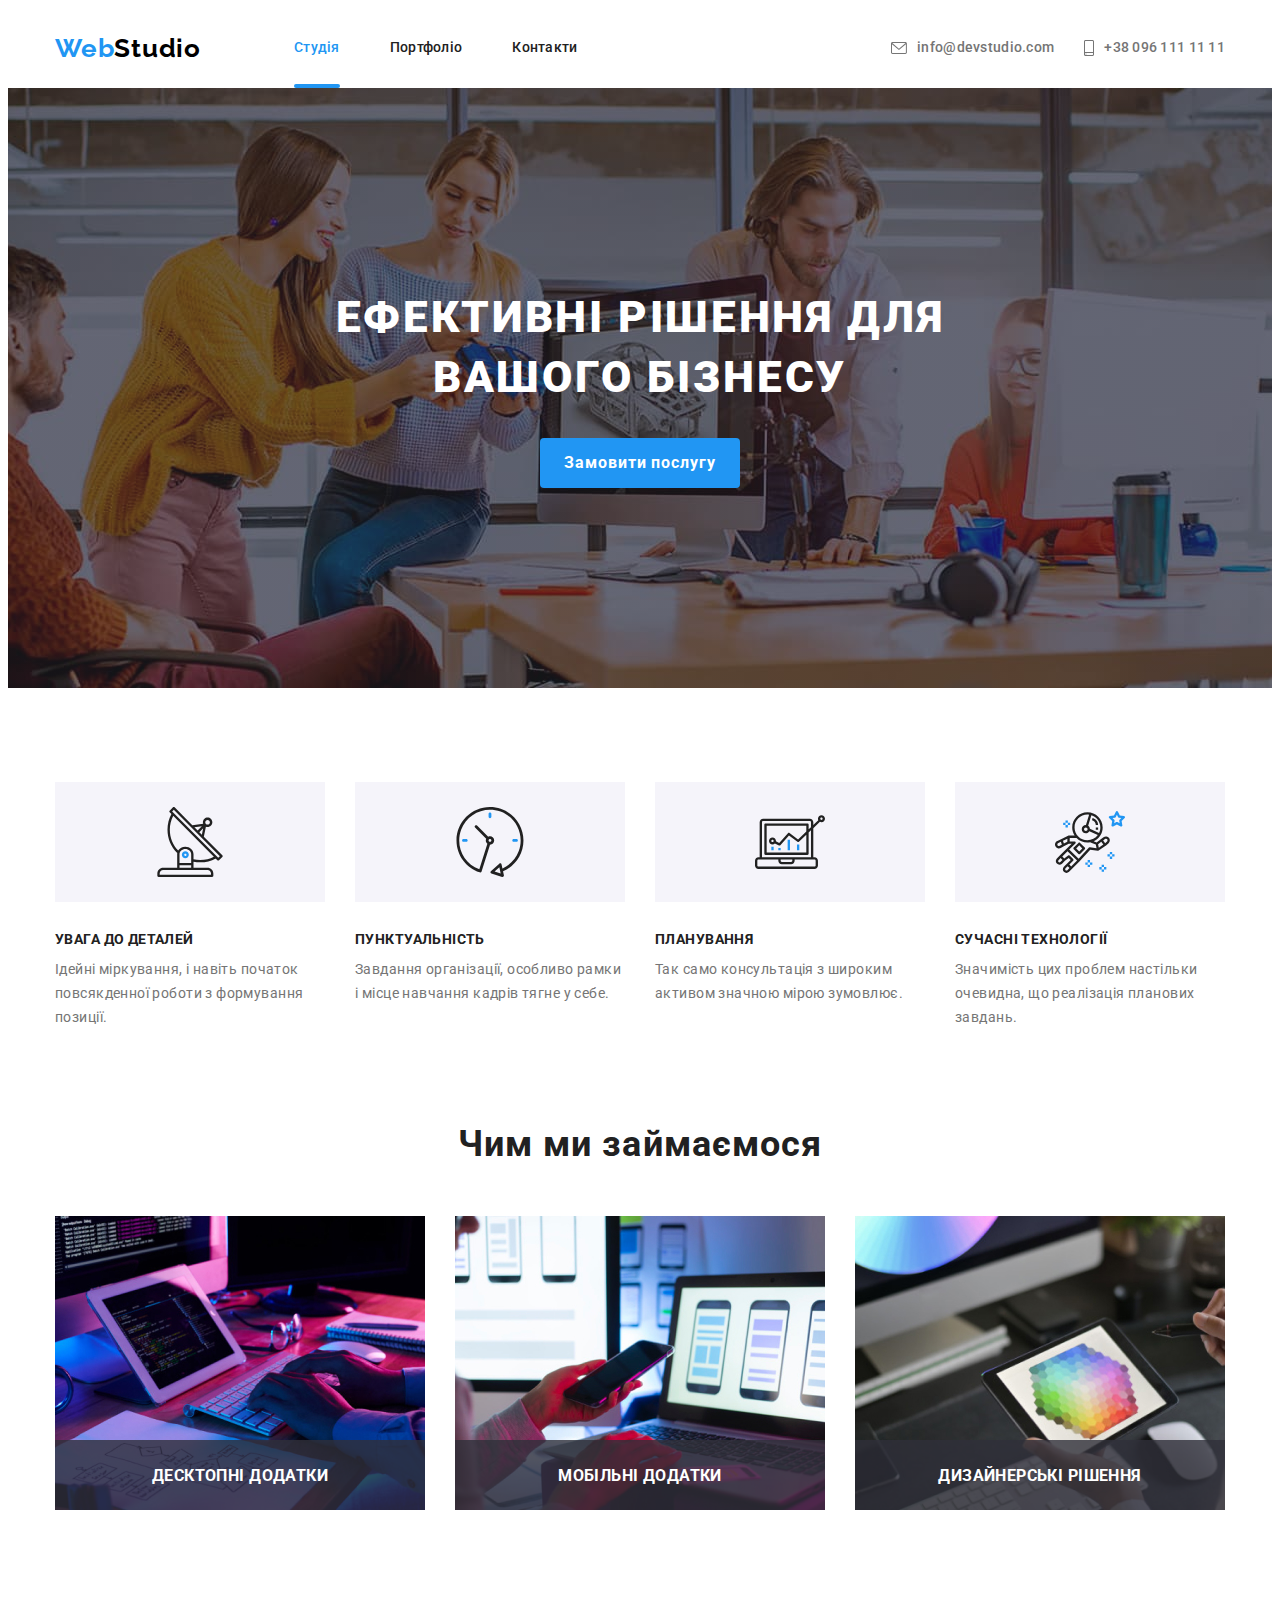
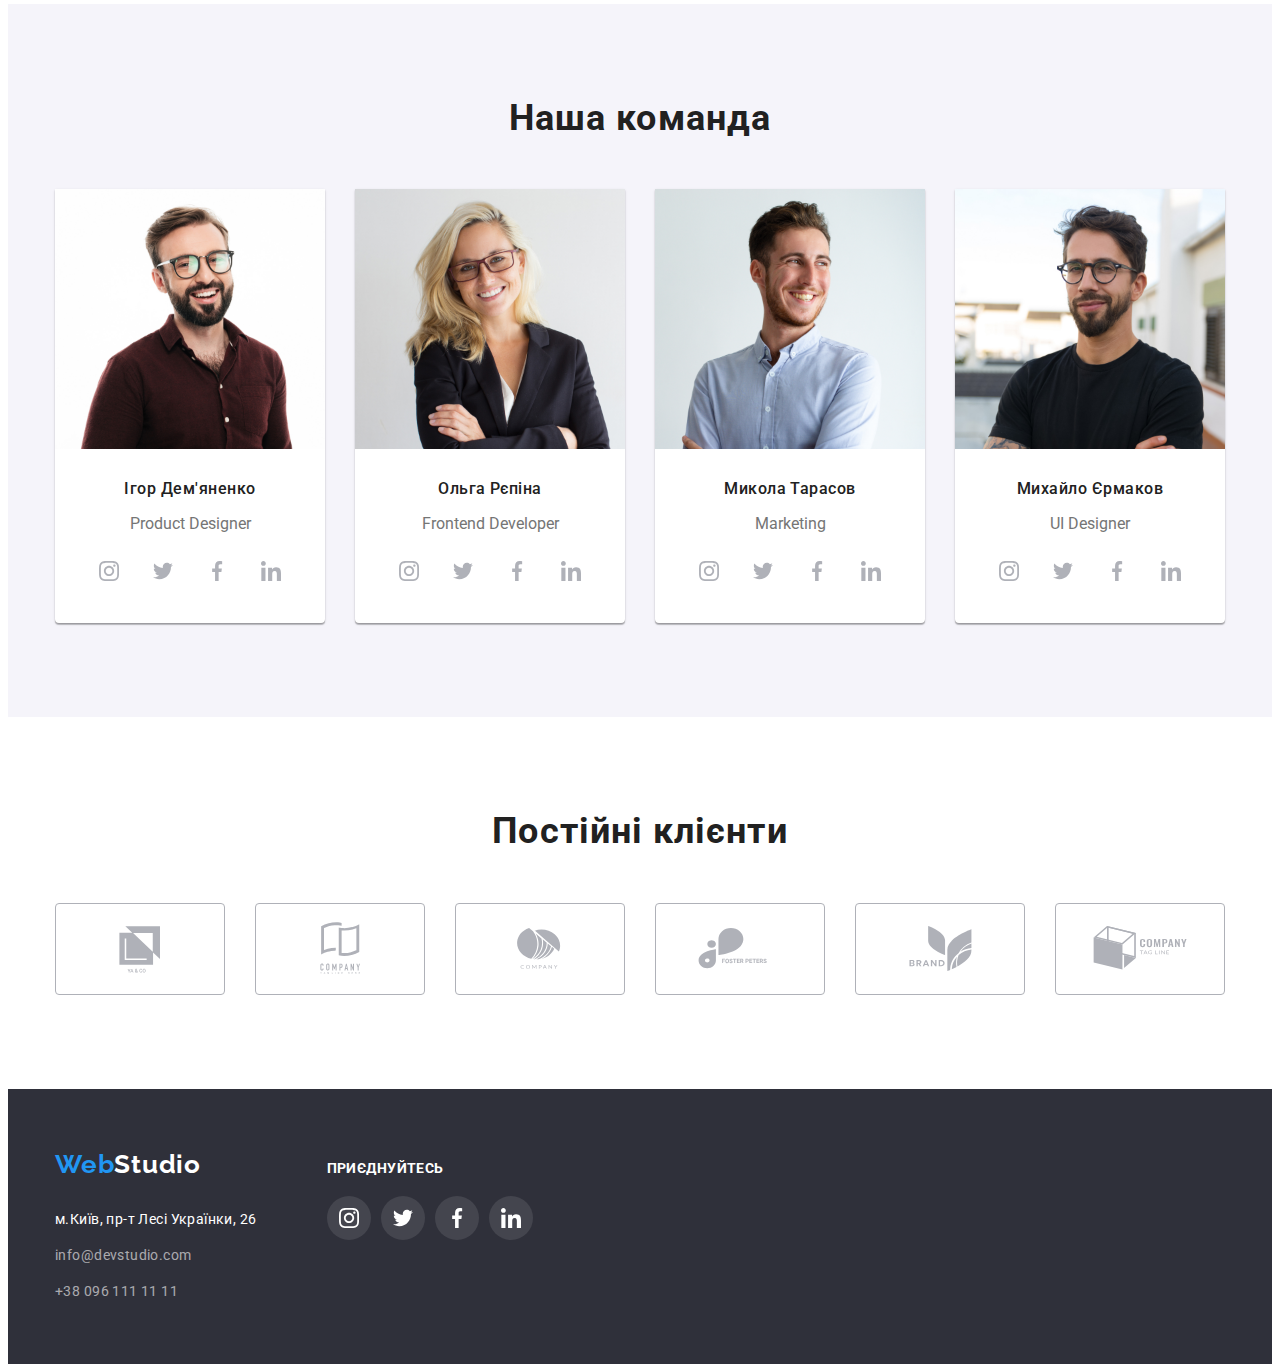
<file: index.html>
<!DOCTYPE html>
<html lang="uk">
<head>
    <meta charset="UTF-8">
    <meta http-equiv="X-UA-Compatible" content="IE=edge">
    <meta name="viewport" content="width=device-width, initial-scale=1.0">
    <title>Document</title>

    <link rel="preconnect" href="https://fonts.googleapis.com">
    <link rel="preconnect" href="https://fonts.gstatic.com" crossorigin>
    <link href="https://fonts.googleapis.com/css2?family=Raleway:wght@700&family=Roboto:wght@400;500;700;900&display=swap" rel="stylesheet">

    <link rel="stylesheet" href="https://cdnjs.cloudflare.com/ajax/libs/modern-normalize/1.1.0/modern-normalize.min.css"
        integrity="sha512-wpPYUAdjBVSE4KJnH1VR1HeZfpl1ub8YT/NKx4PuQ5NmX2tKuGu6U/JRp5y+Y8XG2tV+wKQpNHVUX03MfMFn9Q=="
        crossorigin="anonymous" referrerpolicy="no-referrer" />

    <link rel="stylesheet" href="./css/styles.css">
</head>
<body>

<!-- Шапка сайту -->

<header class="header">
    <div class="container">
        <div class="header-container">
            <nav class="header-nav">
                <a href="./index.html" class="logo"><span class="accent">Web</span>Studio</a>

                <ul class="header-menu">
                    <li class="header-menu-item">
                        <a href="./index.html" class="link current">Студія</a>
                    </li>
                    <li>
                        <a href="./portfolio.html" class="link">Портфоліо</a>
                    </li>
                    <li>
                        <a href="" class="link">Контакти</a>
                    </li>
                </ul>
            </nav>

            <ul class="address">
                <li>
                    <a href="mailto:info@devstudio.com" class="address-link">
                        <svg class="address-icon" width="16px" height="12px">
                            <use href="./images1/icons.svg#icon-envelope"></use>
                        </svg>
                        info@devstudio.com
                    </a>
                </li>
                <li>
                    <a href="tel:+380961111111" class="address-link">
                        <svg class="address-icon" width="10px" height="16px">
                            <use href="./images1/icons.svg#icon-smartphone"></use>
                        </svg>
                        +38 096 111 11 11
                    </a>
                </li>
            </ul>
        </div>
    </div>
</header>


    <main>
        <!-- Герой -->
        <section class="hero">
            <div class="container">
                <h1 class="hero-title">Ефективні рішення для <br> вашого бізнесу</h1>
                <button type="submit" class="button primary" data-modal-open>Замовити послугу</button>
            </div>
        </section>

        <!-- Знайомство -->
        <section class="section feature">
            <div class="container">
                <h2 class="visually-hidden">Знайомство з нами</h2>
                
                <ul class="feature-list">
                    <li class="feature-list-item">
                        <div class="icon-container">
                            <svg class="icon">
                                <use href="./images1/icons.svg#icon-antenna"></use>
                            </svg>
                        </div>
                        <h3 class="feature-list-title">Увага до деталей</h3>
                        <p class="feature-list-text">Ідейні міркування, і навіть початок повсякденної роботи з формування позиції.</p>
                    </li>
                
                    <li class="feature-list-item">
                        <div class="icon-container">
                            <svg class="icon">
                                <use href="./images1/icons.svg#icon-clock"></use>
                            </svg>
                        </div>
                        <h3 class="feature-list-title">Пунктуальність</h3>
                        <p class="feature-list-text">Завдання організації, особливо рамки і місце навчання кадрів тягне у себе.</p>
                    </li>
                
                    <li class="feature-list-item">
                        <div class="icon-container">
                            <svg class="icon">
                                <use href="./images1/icons.svg#icon-diagram"></use>
                            </svg>
                        </div>
                        <h3 class="feature-list-title">Планування</h3>
                        <p class="feature-list-text">Так само консультація з широким активом значною мірою зумовлює.</p>
                    </li>
                
                    <li class="feature-list-item">
                        <div class="icon-container">
                            <svg class="icon">
                                <use href="./images1/icons.svg#icon-astronaut"></use>
                            </svg>
                        </div>
                        <h3 class="feature-list-title">Сучасні технології</h3>
                        <p class="feature-list-text">Значимість цих проблем настільки очевидна, що реалізація планових завдань.</p>
                    </li>
                </ul>
            </div>
        </section>

        <!-- Наша діяльність -->
        <section class="section">
           <div class="container">
            <h2 class="section-title">Чим ми займаємося</h2>
            
            <ul class="image-container">
                <li class="image-activity">
                    <img src="./images1/box1.jpg" alt="Діяльність1" width="370">
                    <div class="activity-information">
                        <h3 class="activity-information-title">Десктопні додатки</h3>
                    </div>
                </li>
                <li class="image-activity">
                    <img src="./images1/box2.jpg" alt="Діяльність2" width="370">
                    <div class="activity-information">
                        <h3 class="activity-information-title">Мобільні додатки</h3>
                    </div>
                </li>
                <li class="image-activity">
                    <img src="./images1/box3.jpg" alt="Діяльність3" width="370">
                    <div class="activity-information">
                        <h3 class="activity-information-title">Дизайнерські рішення</h3>
                    </div>
                </li>
            </ul>
           </div>
        </section>
        

        <!-- Команда -->
        <section class="section team">
            <div class="container">
                <h2 class="section-title">Наша команда</h2>
                
                <ul class="team-list">
                    <li class="list-worker">
                        <img class="team-list-img" src="./images1/woker1.jpg" alt="Працівник1" width="270" height="260">
                        <div class="team-list-element">
                            <h3 class="team-list-title">Ігор Дем'яненко</h3>
                            <p class="team-list-text">Product Designer</p>
                        </div>

                        <ul class="list-worker-link">
                            <li>
                                <a href="" class="team-icon-link" aria-label="Instagram">
                                    <svg class="team-icon">
                                        <use href="./images1/icons.svg#icon-instagram"></use>
                                    </svg>
                                </a>
                            </li>
                            <li>
                                <a href=""  class="team-icon-link" aria-label="Twitter">
                                    <svg class="team-icon">
                                        <use href="./images1/icons.svg#icon-twitter"></use>
                                    </svg>
                                </a>
                            </li>
                            <li>
                                <a href=""  class="team-icon-link" aria-label="Facebook">
                                    <svg class="team-icon">
                                        <use href="./images1/icons.svg#icon-facebook"></use>
                                    </svg>
                                </a>
                            </li>
                            <li>
                                <a href="" class="team-icon-link" aria-label="LinkedIn">
                                    <svg class="team-icon">
                                        <use href="./images1/icons.svg#icon-linkedin"></use>
                                    </svg>
                                </a>
                            </li>
                        </ul>
                    </li>
                
                    <li class="list-worker">
                        <img class="team-list-img" src="./images1/woker2.jpg" alt="Працівник2" width="270" height="260">
                        <div class="team-list-element">
                            <h3 class="team-list-title">Ольга Рєпіна</h3>
                            <p class="team-list-text">Frontend Developer</p>
                        </div>

                        <ul class="list-worker-link">
                            <li>
                                <a href="" class="team-icon-link" aria-label="Instagram">
                                    <svg class="team-icon">
                                        <use href="./images1/icons.svg#icon-instagram"></use>
                                    </svg>
                                </a>
                            </li>
                            <li>
                                <a href="" class="team-icon-link" aria-label="Twitter">
                                    <svg class="team-icon">
                                        <use href="./images1/icons.svg#icon-twitter"></use>
                                    </svg>
                                </a>
                            </li>
                            <li>
                                <a href="" class="team-icon-link" aria-label="Facebook">
                                    <svg class="team-icon">
                                        <use href="./images1/icons.svg#icon-facebook"></use>
                                    </svg>
                                </a>
                            </li>
                            <li>
                                <a href="" class="team-icon-link" aria-label="LinkedIn">
                                    <svg class="team-icon">
                                        <use href="./images1/icons.svg#icon-linkedin"></use>
                                    </svg>
                                </a>
                            </li>
                        </ul>
                    </li>
                
                    <li class="list-worker">
                        <img class="team-list-img" src="./images1/woker3.jpg" alt="Працівник3" width="270" height="260">
                        <div class="team-list-element">
                            <h3 class="team-list-title">Микола Тарасов</h3>
                            <p class="team-list-text">Marketing</p>
                        </div>

                        <ul class="list-worker-link">
                            <li>
                                <a href="" class="team-icon-link" aria-label="Instagram">
                                    <svg class="team-icon">
                                        <use href="./images1/icons.svg#icon-instagram"></use>
                                    </svg>
                                </a>
                            </li>
                            <li>
                                <a href="" class="team-icon-link" aria-label="Twitter">
                                    <svg class="team-icon">
                                        <use href="./images1/icons.svg#icon-twitter"></use>
                                    </svg>
                                </a>
                            </li>
                            <li>
                                <a href="" class="team-icon-link" aria-label="Facebook">
                                    <svg class="team-icon">
                                        <use href="./images1/icons.svg#icon-facebook"></use>
                                    </svg>
                                </a>
                            </li>
                            <li>
                                <a href="" class="team-icon-link" aria-label="LinkedIn">
                                    <svg class="team-icon">
                                        <use href="./images1/icons.svg#icon-linkedin"></use>
                                    </svg>
                                </a>
                            </li>
                        </ul>
                    </li>
                
                    <li class="list-worker">
                        <img class="team-list-img" src="./images1/woker4.jpg" alt="Працівник4" width="270" height="260">
                        <div class="team-list-element">
                            <h3 class="team-list-title">Михайло Єрмаков</h3>
                            <p class="team-list-text">UI Designer</p>
                        </div>

                        <ul class="list-worker-link">
                            <li>
                                <a href="" class="team-icon-link" aria-label="Instagram">
                                    <svg class="team-icon">
                                        <use href="./images1/icons.svg#icon-instagram"></use>
                                    </svg>
                                </a>
                            </li>
                            <li>
                                <a href="" class="team-icon-link" aria-label="Twitter">
                                    <svg class="team-icon">
                                        <use href="./images1/icons.svg#icon-twitter"></use>
                                    </svg>
                                </a>
                            </li>
                            <li>
                                <a href="" class="team-icon-link" aria-label="Facebook">
                                    <svg class="team-icon">
                                        <use href="./images1/icons.svg#icon-facebook"></use>
                                    </svg>
                                </a>
                            </li>
                            <li>
                                <a href="" class="team-icon-link" aria-label="LinkedIn">
                                    <svg class="team-icon">
                                        <use href="./images1/icons.svg#icon-linkedin"></use>
                                    </svg>
                                </a>
                            </li>
                        </ul>
                    </li>
                </ul>
            </div>
        </section>

        <!-- Постійні клієнти -->
        <section class="section">
            <div class="container">
                <h2 class="section-title">Постійні клієнти</h2>

                <ul class="clients-list">
                    <li>
                        <a href="" class="client-link" aria-label="ya and co">
                            <svg class="company-icon">
                                <use href="./images1/icons.svg#icon-client1" ></use>
                            </svg>
                        </a>
                    </li>
                    <li>
                        <a href="" class="client-link" aria-label="Company Tagline Here">
                            <svg class="company-icon">
                                <use href="./images1/icons.svg#icon-client2"></use>
                            </svg>
                        </a>
                    </li>
                    <li>
                        <a href="" class="client-link" aria-label="Company">
                            <svg class="company-icon">
                                <use href="./images1/icons.svg#icon-client3"></use>
                            </svg>
                        </a>
                    </li>
                    <li>
                        <a href="" class="client-link" aria-label="Foster Peters">
                            <svg class="company-icon">
                                <use href="./images1/icons.svg#icon-client4"></use>
                            </svg>
                        </a>
                    </li>
                    <li>
                        <a href="" class="client-link" aria-label="Brand">
                            <svg class="company-icon">
                                <use href="./images1/icons.svg#icon-client5"></use>
                            </svg>
                        </a>
                    </li>
                    <li>
                        <a href="" class="client-link" aria-label="Company Tag Line">
                            <svg class="company-icon">
                                <use href="./images1/icons.svg#icon-client6"></use>
                            </svg>
                        </a>
                    </li>
                </ul>
            </div>
        </section>

    </main>

    <!-- Футер -->
    <footer class="footer">
        <div class="container">

            <div class="footer-container">
                <div class="address-logo-container">
                    <div class="logo-container">
                        <a href="./index.html" class="logo-footer"><span class="accent">Web</span>Studio</a>
                    </div>
                    
                    <address>
                        <ul class="address-container">
                            <li class="address-element">
                                <a href="https://goo.gl/maps/CPtrU1FHBa2aNyZL9" target="_blank" rel="noopener noreferrer nofollow"
                                    class="link address">
                                    м.Київ, пр-т Лесі Українки, 26
                                </a>
                            </li>
                            <li class="address-element">
                                <a href="mailto:info@devstudio.com" class="link">info@devstudio.com</a>
                            </li>
                            <li class="address-element">
                                <a href="tel:+380961111111" class="link">+38 096 111 11 11</a>
                            </li>
                        </ul>
                    </address>
                </div>
                
                <div class="socialmedia-container">
                    <h3 class="socialmedia-title">Приєднуйтесь</h3>
                
                    <ul class="socialmedia-link-list">
                        <li>
                            <a href="" class="footer-icon-link" aria-label="Instagram">
                                <svg class="footer-icon">
                                    <use href="./images1/icons.svg#icon-instagram"></use>
                                </svg>
                            </a>
                        </li>
                        <li>
                            <a href="" class="footer-icon-link" aria-label="Twitter">
                                <svg class="footer-icon">
                                    <use href="./images1/icons.svg#icon-twitter"></use>
                                </svg>
                            </a>
                        </li>
                        <li>
                            <a href="" class="footer-icon-link" aria-label="Facebook">
                                <svg class="footer-icon">
                                    <use href="./images1/icons.svg#icon-facebook"></use>
                                </svg>
                            </a>
                        </li>
                        <li>
                            <a href="" class="footer-icon-link" aria-label="LinkedIn">
                                <svg class="footer-icon">
                                    <use href="./images1/icons.svg#icon-linkedin"></use>
                                </svg>
                            </a>
                        </li>
                    </ul>
                </div>

            </div>
            
        </div>
    </footer>


<div class="backdrop is-hidden" data-modal>
    <div class="modal">
        <button type="button" class="modal-button" data-modal-close>
            <svg class="modal-button-svg">
                <use href="./images1/icons.svg#icon-close"></use>
            </svg>
        </button>
    </div>
</div>

    <script src="./js/modal.js"></script>
</body>
</html>
</file>
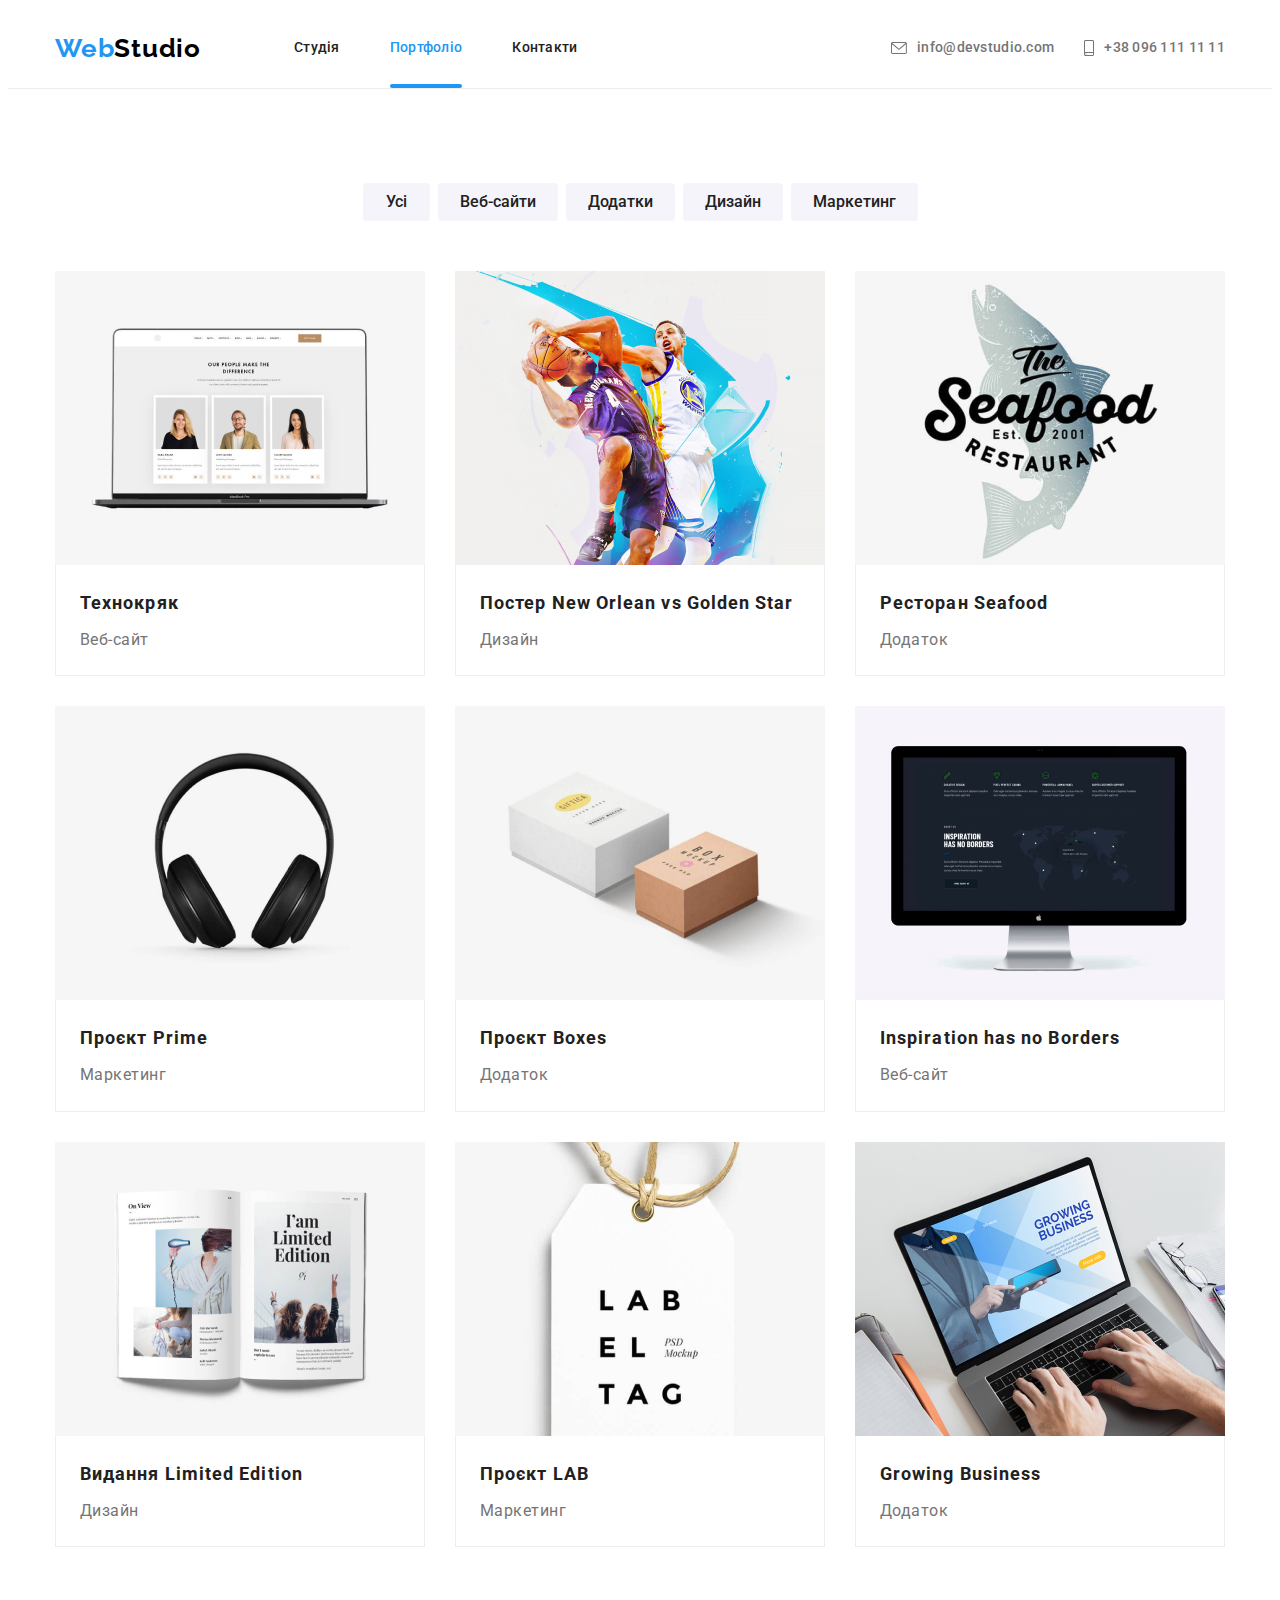
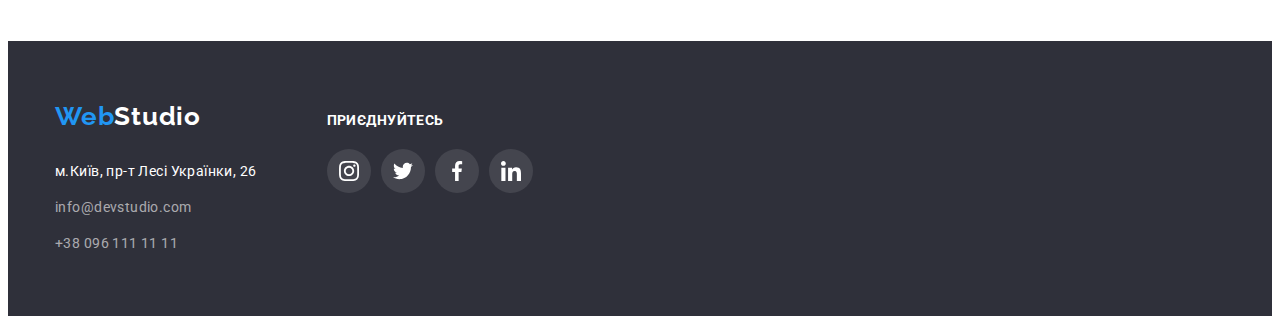
<file: portfolio.html>
<!DOCTYPE html>
<html lang="uk">
<head>
    <meta charset="UTF-8">
    <meta http-equiv="X-UA-Compatible" content="IE=edge">
    <meta name="viewport" content="width=device-width, initial-scale=1.0">
    <title>Document</title>

    <link rel="preconnect" href="https://fonts.googleapis.com">
    <link rel="preconnect" href="https://fonts.gstatic.com" crossorigin>
    <link href="https://fonts.googleapis.com/css2?family=Raleway:wght@700&family=Roboto:wght@400;500;700;900&display=swap" rel="stylesheet">

    <link rel="stylesheet" href="https://cdnjs.cloudflare.com/ajax/libs/modern-normalize/1.1.0/modern-normalize.min.css"
        integrity="sha512-wpPYUAdjBVSE4KJnH1VR1HeZfpl1ub8YT/NKx4PuQ5NmX2tKuGu6U/JRp5y+Y8XG2tV+wKQpNHVUX03MfMFn9Q=="
        crossorigin="anonymous" referrerpolicy="no-referrer" />

    <link rel="stylesheet" href="./css/styles.css">
</head>
<body>
   
    <!-- Шапка сайту -->
<header class="header portfolio">
        <div class="container">
            <div class="header-container">
                <nav class="header-nav">
                    <a href="./index.html" class="logo"><span class="accent">Web</span>Studio</a>
        
                    <ul class="header-menu">
                        <li>
                            <a href="./index.html" class="link ">Студія</a>
                        </li>
                        <li>
                            <a href="./portfolio.html" class="link current">Портфоліо</a>
                        </li>
                        <li>
                            <a href="" class="link">Контакти</a>
                        </li>
                    </ul>
                </nav>
        
                <ul class="address">
                    <li>
                        <a href="mailto:info@devstudio.com" class="address-link">
                            <svg class="address-icon" width="16px" height="12px">
                                <use href="./images1/icons.svg#icon-envelope"></use>
                            </svg>
                            info@devstudio.com
                        </a>
                    </li>
                    <li>
                        <a href="tel:+380961111111" class="address-link">
                            <svg class="address-icon" width="10px" height="16px">
                                <use href="./images1/icons.svg#icon-smartphone"></use>
                            </svg>
                            +38 096 111 11 11
                        </a>
                    </li>
                </ul>
            </div>
        </div>
</header>

    <main>

        <!-- Фільтр робіт -->
        <section class="section">
            <div class="container">
                <h1 class="visually-hidden">Фільтр робіт</h1>
                
                <ul class="button-list">
                    <li class="button-list-item">
                        <button type="button" class="button secondary">Усі</button>
                    </li>
                    <li class="button-list-item">
                        <button type="button" class="button secondary">Веб-сайти</button>
                    </li>
                    <li class="button-list-item">
                        <button type="button" class="button secondary">Додатки</button>
                    </li>
                    <li class="button-list-item">
                        <button type="button" class="button secondary">Дизайн</button>
                    </li>
                    <li class="button-list-item">
                        <button type="button" class="button secondary">Маркетинг</button>
                    </li>
                </ul>


                <ul class="gallery-list">
                    <li class="gallery-list-item">
                        <a href="" class="gallery-link">
                            <div class="gallery-image">
                                <img src="./images1/portfolio1.jpg" alt="Веб-сайт Технокряк" width="370">
                                <div class="gallery-image-overlay">
                                    <p class="overlay-text">
                                        Ресурс пропонує комплексні пропозиції з різним рівнем функціоналу та сервісів. Все це дозволить відвідувачу отримати
                                        вичерпні відомості про компанію чи приватну особу.
                                    </p>
                                </div>
                            </div>
                            <div class="gallery-element" >
                                <h3 class="title">Технокряк</h3>
                                <p class="text">Веб-сайт</p>
                            </div>
                        </a>
                    </li>
                    <li class="gallery-list-item">
                        <a href="" class="gallery-link">
                            <div class="gallery-image">
                                <img src="./images1/portfolio2.jpg" alt="Дизайн постера Новий Орлеан проти Золотих зірок" width="370">
                                <div class="gallery-image-overlay">
                                    <p class="overlay-text">
                                        Ресурс пропонує комплексні пропозиції з різним рівнем функціоналу та сервісів. Все це дозволить відвідувачу
                                        отримати
                                        вичерпні відомості про компанію чи приватну особу.
                                    </p>
                                </div>
                            </div>
                           
                            <div class="gallery-element">
                                <h3 class="title">Постер New Orlean vs Golden Star</h3>
                                <p class="text">Дизайн</p>
                            </div>
                        </a>
                    </li>
                    <li class="gallery-list-item">
                        <a href="" class="gallery-link">
                            <div class="gallery-image">
                                <img src="./images1/portfolio3.jpg" alt="Додаток ресторан морської їжі" width="370">
                                <div class="gallery-image-overlay">
                                    <p class="overlay-text">
                                        Ресурс пропонує комплексні пропозиції з різним рівнем функціоналу та сервісів. Все це дозволить відвідувачу
                                        отримати
                                        вичерпні відомості про компанію чи приватну особу.
                                    </p>
                                </div>
                            </div>
                            <div class="gallery-element">
                                <h3 class="title">Ресторан Seafood</h3>
                                <p class="text">Додаток</p>
                            </div>
                        </a>
                    </li>
                    <li class="gallery-list-item">
                        <a href="" class="gallery-link">
                            <div class="gallery-image">
                                <img src="./images1/portfolio4.jpg" alt="Маркетинговий проєкт" width="370">
                                <div class="gallery-image-overlay">
                                    <p class="overlay-text">
                                        Ресурс пропонує комплексні пропозиції з різним рівнем функціоналу та сервісів. Все це дозволить відвідувачу
                                        отримати
                                        вичерпні відомості про компанію чи приватну особу.
                                    </p>
                                </div>
                            </div>
                            <div class="gallery-element">
                                <h3 class="title">Проєкт Prime</h3>
                                <p class="text">Маркетинг</p>
                            </div>
                        </a>
                    </li>
                    <li class="gallery-list-item">
                        <a href="" class="gallery-link">
                            <div class="gallery-image">
                                <img src="./images1/portfolio5.jpg" alt="Додаток проєкту Бокси" width="370">
                                <div class="gallery-image-overlay">
                                    <p class="overlay-text">
                                        Ресурс пропонує комплексні пропозиції з різним рівнем функціоналу та сервісів. Все це дозволить відвідувачу
                                        отримати
                                        вичерпні відомості про компанію чи приватну особу.
                                    </p>
                                </div>
                            </div>
                            <div class="gallery-element">
                                <h3 class="title">Проєкт Boxes</h3>
                                <p class="text">Додаток</p>
                            </div>
                        </a>
                    </li>
                    <li class="gallery-list-item">
                        <a href="" class="gallery-link">
                            <div class="gallery-image">
                                <img src="./images1/portfolio6.jpg" alt="Веб-сайт Натхнення не має кордонів" width="370">
                                <div class="gallery-image-overlay">
                                    <p class="overlay-text">
                                        Ресурс пропонує комплексні пропозиції з різним рівнем функціоналу та сервісів. Все це дозволить відвідувачу
                                        отримати
                                        вичерпні відомості про компанію чи приватну особу.
                                    </p>
                                </div>
                            </div>
                            <div class="gallery-element">
                                <h3 class="title">Inspiration has no Borders</h3>
                                <p class="text">Веб-сайт</p>
                            </div>
                        </a>
                    </li>
                    <li class="gallery-list-item">
                        <a href="" class="gallery-link">
                            <div class="gallery-image">
                                <img src="./images1/portfolio7.jpg" alt="Дизайн Обмеженого видання" width="370">
                                <div class="gallery-image-overlay">
                                    <p class="overlay-text">
                                        Ресурс пропонує комплексні пропозиції з різним рівнем функціоналу та сервісів. Все це дозволить відвідувачу
                                        отримати
                                        вичерпні відомості про компанію чи приватну особу.
                                    </p>
                                </div>
                            </div>
                            <div class="gallery-element">
                                <h3 class="title">Видання Limited Edition</h3>
                                <p class="text">Дизайн</p>
                            </div>
                        </a>
                    </li>
                    <li class="gallery-list-item">
                        <a href="" class="gallery-link">
                            <div class="gallery-image">
                                <img src="./images1/portfolio8.jpg" alt="Маркетинговий проєкт 2" width="370">
                                <div class="gallery-image-overlay">
                                    <p class="overlay-text">
                                        Ресурс пропонує комплексні пропозиції з різним рівнем функціоналу та сервісів. Все це дозволить відвідувачу
                                        отримати
                                        вичерпні відомості про компанію чи приватну особу.
                                    </p>
                                </div>
                            </div>
                            <div class="gallery-element">
                                <h3 class="title">Проєкт LAB</h3>
                                <p class="text">Маркетинг</p>
                            </div>
                        </a>
                    </li>
                    <li class="gallery-list-item">
                        <a href="" class="gallery-link">
                            <div class="gallery-image">
                                <img src="./images1/portfolio9.jpg" alt="Додаток Зростаючий бізнес" width="370">
                                <div class="gallery-image-overlay">
                                    <p class="overlay-text">
                                        Ресурс пропонує комплексні пропозиції з різним рівнем функціоналу та сервісів. Все це дозволить відвідувачу
                                        отримати
                                        вичерпні відомості про компанію чи приватну особу.
                                    </p>
                                </div>
                            </div>
                            <div class="gallery-element">
                                <h3 class="title">Growing Business</h3>
                                <p class="text">Додаток</p>
                            </div>
                        </a>
                    </li>
                </ul>
  
            </div>
        </section>
    </main>

    <!-- Футер -->
    <footer class="footer">
        <div class="container">
    
            <div class="footer-container">
                <div class="address-logo-container">
                    <div class="logo-container">
                        <a href="./index.html" class="logo-footer"><span class="accent">Web</span>Studio</a>
                    </div>
    
                    <address>
                        <ul class="address-container">
                            <li class="address-element">
                                <a href="https://goo.gl/maps/CPtrU1FHBa2aNyZL9" target="_blank"
                                    rel="noopener noreferrer nofollow" class="link address">
                                    м.Київ, пр-т Лесі Українки, 26
                                </a>
                            </li>
                            <li class="address-element">
                                <a href="mailto:info@devstudio.com" class="link">info@devstudio.com</a>
                            </li>
                            <li class="address-element">
                                <a href="tel:+380961111111" class="link">+38 096 111 11 11</a>
                            </li>
                        </ul>
                    </address>
                </div>
    
                <div class="socialmedia-container">
                    <h3 class="socialmedia-title">Приєднуйтесь</h3>
    
                    <ul class="socialmedia-link-list">
                        <li>
                            <a href="" class="footer-icon-link" aria-label="Instagram">
                                <svg class="footer-icon">
                                    <use href="./images1/icons.svg#icon-instagram"></use>
                                </svg>
                            </a>
                        </li>
                        <li>
                            <a href="" class="footer-icon-link" aria-label="Twitter">
                                <svg class="footer-icon">
                                    <use href="./images1/icons.svg#icon-twitter"></use>
                                </svg>
                            </a>
                        </li>
                        <li>
                            <a href="" class="footer-icon-link" aria-label="Facebook">
                                <svg class="footer-icon">
                                    <use href="./images1/icons.svg#icon-facebook"></use>
                                </svg>
                            </a>
                        </li>
                        <li>
                            <a href="" class="footer-icon-link" aria-label="LinkedIn">
                                <svg class="footer-icon">
                                    <use href="./images1/icons.svg#icon-linkedin"></use>
                                </svg>
                            </a>
                        </li>
                    </ul>
                </div>
    
            </div>
    
        </div>
    </footer>

</body>
</html>
</file>
<file: css/styles.css>
*,
*::before,
*::after {
    box-sizing: border-box;
}

:root {
--main-background-color: #FFFFFF;
--background-hero-footer-color: #2F303A;

--title-text-color: #212121;
--primary-text-color:#757575;
--accent-text-color: #2196F3;
--footer-mail-tel-color: rgba(255, 255, 255, 0.6);

--logo-black-color: #000000;
--white-color: #FFFFFF;

--team-button-icon-color: #F5F4FA;
--svg-color:#AFB1B8;
--footer-icon-link-background: rgba(255, 255, 255, 0.1);

--image-text-background: rgba(47, 48, 58, 0.8);
--gallery-image-overlay: rgba(33, 150, 243, 0.9);
}


body {
    background-color: var(--main-background-color);
    color: var(--primary-text-color);

    font-family: 'Roboto', sans-serif;
}

ul {
    margin: 0;
    padding: 0;
    list-style: none;
}

h1,
h2,
h3,
p {
    margin-top: 0;
}

img {
    display: block;
    max-width: 100%;
    height: auto;
}

a {
    text-decoration: none;
    color: inherit;
}

/* Hide h */
.visually-hidden {
    position: absolute;
    white-space: nowrap;
    width: 1px;
    height: 1px;
    overflow: hidden;
    border: 0;
    padding: 0;
    clip: rect(0 0 0 0);
    clip-path: inset(50%);
    margin: -1px;
}




/* Container */
.container {
    width: 1200px;
    margin: 0 auto;
    padding-left: 15px;
    padding-right: 15px;
}


/* Logo */
.logo {
    margin-right: 93px;

    color: var(--logo-black-color);
    font-family: Raleway;
    font-weight: 700;
    font-size: 26px;
    line-height: 1.19;
    letter-spacing: 0.03em;
    text-decoration: none;
}

.logo .accent {
    color: var(--accent-text-color);
}




/* Header */
.header {
    background-color: var(--white-color);
}

.header-container {
    display: flex;
    justify-content: space-between;
    align-items: center;
}

.header.portfolio {
    border-bottom: 1px solid #ECECEC;
}

/* Site nav */
.header-nav {
    display: flex;
    justify-content: space-between;
    align-items: center;
}

.header-menu {
    display: flex;
    gap: 50px;
}

.header-nav .logo {
    padding-top: 24px;
    padding-bottom: 24px;
}

.header-menu .link {
    display: block;
    position: relative;

    transition: color 250ms cubic-bezier(0.4, 0, 0.2, 1);

    padding-top: 32px;
    padding-bottom: 32px;

    color: var(--title-text-color);
    font-weight: 500;
    font-size: 14px;
    line-height: 1.14;
    letter-spacing: 0.02em;
    text-decoration: none;
}

.header-menu .link:hover,
.header-menu .link:focus {
    color: var(--accent-text-color);
}

.header-menu .link.current {
    color: var(--accent-text-color);
}

.link.current::after {
    content: '';
    position: absolute;

    bottom: 0;
    left: 0;

    width: 100%;
    height: 4px;
    background-color: var(--accent-text-color);
    border-radius: 2px;
}




/* Address in header */
.address {
    display: flex;
    gap: 30px;
}

.address-link {
    display: flex;
    align-items: center;

    transition: color 250ms cubic-bezier(0.4, 0, 0.2, 1);

    padding-top: 32px;
    padding-bottom: 32px;

    color: var(--primary-text-color);
    font-weight: 500;
    font-size: 14px;
    line-height: 1.14;
    letter-spacing: 0.02em;
    text-decoration: none;
}

.address-icon {
    margin-right: 10px;
    fill: currentColor;
}


.address-link:hover,
.address-link:focus {
    color: var(--accent-text-color);
}





/* Hero */
.hero {
    padding-top: 200px;
    padding-bottom: 200px;

    max-width: 1600px;
    height: 600px;
    margin: auto;

    background-image: linear-gradient(to right, 
    rgba(47, 48, 58, 0.4),
    rgba(47, 48, 58, 0.4)
    ),
    url(../images1/hero.jpg);
    background-position: center;
    background-size: cover;
    background-color: var(--background-hero-footer-color);
    text-align: center;
}



.hero-title {
    margin-bottom: 30px;
    max-width: 1600px;

    color: var(--white-color);
    font-weight: 900;
    font-size: 44px;
    line-height: 1.36;
    letter-spacing: 0.06em;
    text-transform: uppercase;
}


/* Section */
.section {
    margin-top: 0;
    padding-bottom: 94px;
    padding-top: 94px;
}

.section-title {
    margin-bottom: 50px;

    color: var(--title-text-color);

    font-size: 36px;
    line-height: 1.16;
    letter-spacing: 0.03em;
    text-align: center;
}

.section.feature {
    padding-bottom: 0;
}

.section.team {
    background-color: var(--team-button-icon-color);
}





/* Feature-list */
.feature-list {
    display: flex;
    gap: 30px;
}

.feature-list-item {
    flex-direction: row;
    max-width: 270px;
}

.icon-container {
    display: flex;
    align-items: center;
    justify-content: center;

    width: 270px;
    height: 120px;

    background-color: var(--team-button-icon-color);
}

.icon { 
    width: 70px;
    height: 70px;
}

.feature-list-title {
    margin-top: 30px;
    margin-bottom: 10px;

    color: var(--title-text-color);
    font-size: 14px;
    line-height: 1.14;
    letter-spacing: 0.03em;
    text-transform: uppercase;
}

.feature-list-text {
    margin-bottom: 0;

    font-size: 14px;
    line-height: 1.71;
    letter-spacing: 0.03em;
}




/* Image container */
.image-container {
    display: flex;
    justify-content: space-between;
}

.image-activity {
    position: relative;
    gap: 30px;
}

.activity-information {
    position: absolute;
    bottom: 0;
    margin: 0;

    width: 370px;
    height: 70px;

    color: var(--white-color);
    background-color: var(--image-text-background);
    font-weight: 700;
    font-size: 14px;
    line-height: 1.14;
    text-align: center;
    letter-spacing: 0.03em;
    text-transform: uppercase;
}   

.activity-information-title {
    margin-top: 27px;
    margin-bottom: 27px;
}



/* Team-list */
.team-list {
    display: flex;
    justify-content: center;
    gap: 30px;
}

.list-worker {
    background-color: #FFFFFF;
    box-shadow: 0px 1px 3px rgba(0, 0, 0, 0.12), 0px 1px 1px rgba(0, 0, 0, 0.14), 0px 2px 1px rgba(0, 0, 0, 0.2);
    border-radius: 0px 0px 4px 4px;
}

.team-list-element {
    margin-top: 30px;
}

.list-worker-link {
    display: flex;
    gap: 10px;

    margin: 16px 32px 30px 32px;
}

.team-icon-link {
    display: flex;
    align-items: center;
    justify-content: center;

    transition: background-color 250ms cubic-bezier(0.4, 0, 0.2, 1);

    width: 44px;
    height: 44px;
    
    border-radius: 50%;
    background-color: var(--white-color);
}

.team-icon {
    transition: fill 250ms cubic-bezier(0.4, 0, 0.2, 1);

    width: 20px;
    height: 20px;
    fill: var(--svg-color);
}

.team-icon-link:hover,
.team-icon-link:focus {
    background-color: var(--accent-text-color);
}

.team-icon-link:hover .team-icon,
.team-icon-link:focus .team-icon {
    fill: var(--white-color);
}

.team-list-img {
    margin: 0;
    object-fit: cover;
}

.team-list-title {
    color: var(--title-text-color);
    font-weight: 500;
    font-size: 16px;
    line-height: 1.19;
    letter-spacing: 0.03em;
    text-align: center;
}

.team-list-text {
    text-align: center;
    margin-bottom: 0;
}







/* Clients list */

.clients-list {
    display: flex;
    gap: 30px;
}

.client-link {
    display: flex;
    align-items: center;
    justify-content: center;

    transition: fill 250ms cubic-bezier(0.4, 0, 0.2, 1);

    width: 170px;
    height: 92px;

    border: 1px solid var(--svg-color);
    border-radius: 4px;
    fill: var(--svg-color);
}

.client-link:hover,
.client-link:focus {
    fill: var(--accent-text-color);
    border: 1px solid var(--accent-text-color);
}




/* Filtr button */
.button-list {
    display: flex;
    justify-content: center;
    align-items: center;
    gap: 8px;

    margin-bottom: 50px;
}



/* Gallery list */
.gallery-list {
    display: flex;
    flex-wrap: wrap;
    gap: 30px;
}

.gallery-list-item {
    transition: box-shadow 250ms cubic-bezier(0.4, 0, 0.2, 1);

    flex-basis: calc((100% - 60px) / 3); 
}

.gallery-list-item:hover,
.gallery-list-item:focus {
    box-shadow: 0px 1px 1px rgba(0, 0, 0, 0.12),
    0px 4px 4px rgba(0, 0, 0, 0.06),
    1px 4px 6px rgba(0, 0, 0, 0.16);
}

.gallery-element {
    padding: 20px 24px 20px 24px;

    border-left: 1px solid #EEEEEE;
    border-right: 1px solid #EEEEEE;
    border-bottom: 1px solid #EEEEEE;
}



.gallery-image {
    position: relative;
    overflow: hidden;
}

.gallery-image-overlay {
    position: absolute;
    top: 0;
    left: 0;

    transform: translateY(100%);
    transition: transform 250ms cubic-bezier(0.4, 0, 0.2, 1);

    width: 100%;
    height: 100%;

    background-color: var(--gallery-image-overlay);
}

.gallery-link:hover .gallery-image-overlay,
.gallery-link:focus .gallery-image-overlay {
    transform: translateY(0);
}



.overlay-text {
    margin: 63px 24px;

    font-weight: 400;
    font-size: 18px;
    line-height: 1.5;
    letter-spacing: 0.03em;
    color: var(--white-color);
}




.title {
    margin-bottom: 4px;

    color: var(--title-text-color);
    font-size: 18px;
    line-height: 2;
    letter-spacing: 0.06em;
}

.gallery-link {
    text-decoration: none;
}

.text {
    margin-bottom: 0;

    color: var(--primary-text-color);
    font-size: 16px;
    line-height: 1.9;
    letter-spacing: 0.03em;
}





/* All buttons */
.button {
    border-radius: 4px;

    transition-property: color, background-color, box-shadow;
    transition-duration: 250ms;
    transition-timing-function: cubic-bezier(0.4, 0, 0.2, 1);

    color: var(--title-text-color);
    background-color: var(--team-button-icon-color);
    cursor: pointer;
    text-align: center;
    border: transparent;
}

.button.primary {
    min-width: 200px;
    padding: 10px 24px;

    color: var(--white-color);
    background-color: var(--accent-text-color);

    font-family: inherit;
    font-weight: 700;
    font-size: 16px;
    line-height: 1.90;
    letter-spacing: 0.06em;
}

.button.secondary {
    min-width: 67px;
    padding: 6px 22px;

    font-family: inherit;
    font-weight: 500;
    font-size: 16px;
    line-height: 26px;
}

.button:hover,
.button:focus {
    color: var(--white-color);
    background-color: var(--accent-text-color);
    box-shadow: 0px 3px 1px rgba(0, 0, 0, 0.1), 0px 1px 2px rgba(0, 0, 0, 0.08), 0px 2px 2px rgba(0, 0, 0, 0.12);
}





/* Footer */

.footer {
    padding-top: 60px;
    padding-bottom: 60px;

    background-color: var(--background-hero-footer-color);
}

.footer-container {
    display: flex;
}

.address-logo-container {
    display: flex;
    flex-direction: column;

    margin-right: 70px;
}

.logo-container {
    display: flex;

    margin-bottom: 28px;
}

.address-container {
    display: flex;
    flex-direction: column;
}

.address-element {
    margin-bottom: 12px;
}

.address-element:last-child {
    margin-bottom: 0px;
}

.socialmedia-title {
    margin-bottom: 20px;

    color: var(--white-color);
    text-transform: uppercase;
    font-size: 14px;
    line-height: 1.1;
    letter-spacing: 0.03em;
}

.socialmedia-container {
    margin-top: 12px;
}

.socialmedia-link-list {
    display: flex;
    gap: 10px;
}

.footer-icon-link {
    display: flex;
    align-items: center;
    justify-content: center;

    transition: background-color 250ms cubic-bezier(0.4, 0, 0.2, 1);

    width: 44px;
    height: 44px;

    border-radius: 50%;
    background: var(--footer-icon-link-background);
}

.footer-icon-link:hover,
.footer-icon-link:focus {
    background-color: var(--accent-text-color);
}

.footer-icon {
    width: 20px;
    height: 20px;

    fill: var(--white-color);

}

.logo-footer {
    color: var(--white-color);
    font-family: Raleway;
    font-weight: 700;
    font-size: 26px;
    line-height: 1.19;
    letter-spacing: 0.03em;
    text-decoration: none;
}

.logo-footer .accent {
    color: var(--accent-text-color);
}

.footer .link {
    transition-property: color 250ms cubic-bezier(0.4, 0, 0.2, 1);

    color: var(--footer-mail-tel-color);

    font-style: normal;
    font-size: 14px;
    line-height: 1.71;
    letter-spacing: 0.03em;
    text-decoration: none;
}

.link.address {
    color: var(--white-color);
}

.footer .link:hover,
.footer .link:focus {
    color: var(--accent-text-color);
}




/* Modal window */

.backdrop {
    position: fixed;
    top: 0;
    left: 0;

    width: 100%;
    height: 100%;

    background-color: var(--image-text-background);

    opacity: 1;
    transition: opacity 250ms cubic-bezier(0.4, 0, 0.2, 1);
}

.backdrop.is-hidden {
    opacity: 0;
    pointer-events: none;
}

.modal {
    position: absolute;
    top: 50%;
    left: 50%;

    width: 528px;
    height: 581px;

    background-color: var(--white-color);
    box-shadow: 0px 1px 3px rgba(0, 0, 0, 0.12), 0px 1px 1px rgba(0, 0, 0, 0.14), 0px 2px 1px rgba(0, 0, 0, 0.2);
    border-radius: 4px;

    transform: translate(-50%, -50%) scale(1);
    transition: transform 250ms cubic-bezier(0.4, 0, 0.2, 1);
}

.backdrop.is-hidden .modal {
    transform: translate(-50%, -50%) scale(1.1);

}

.modal-button {
    position: absolute;

    display: flex;
    justify-content: center;
    align-items: center;

    top: 0;
    right: 0;
    margin: 8px;

    border-radius: 50%;
    width: 30px;
    height: 30px;
    background-color: var(--white-color);
    border: 1px solid rgba(0, 0, 0, 0.1);

    cursor: pointer;
}

.modal-button-svg {
    width: 11px;
    height: 11px;
}
</file>
